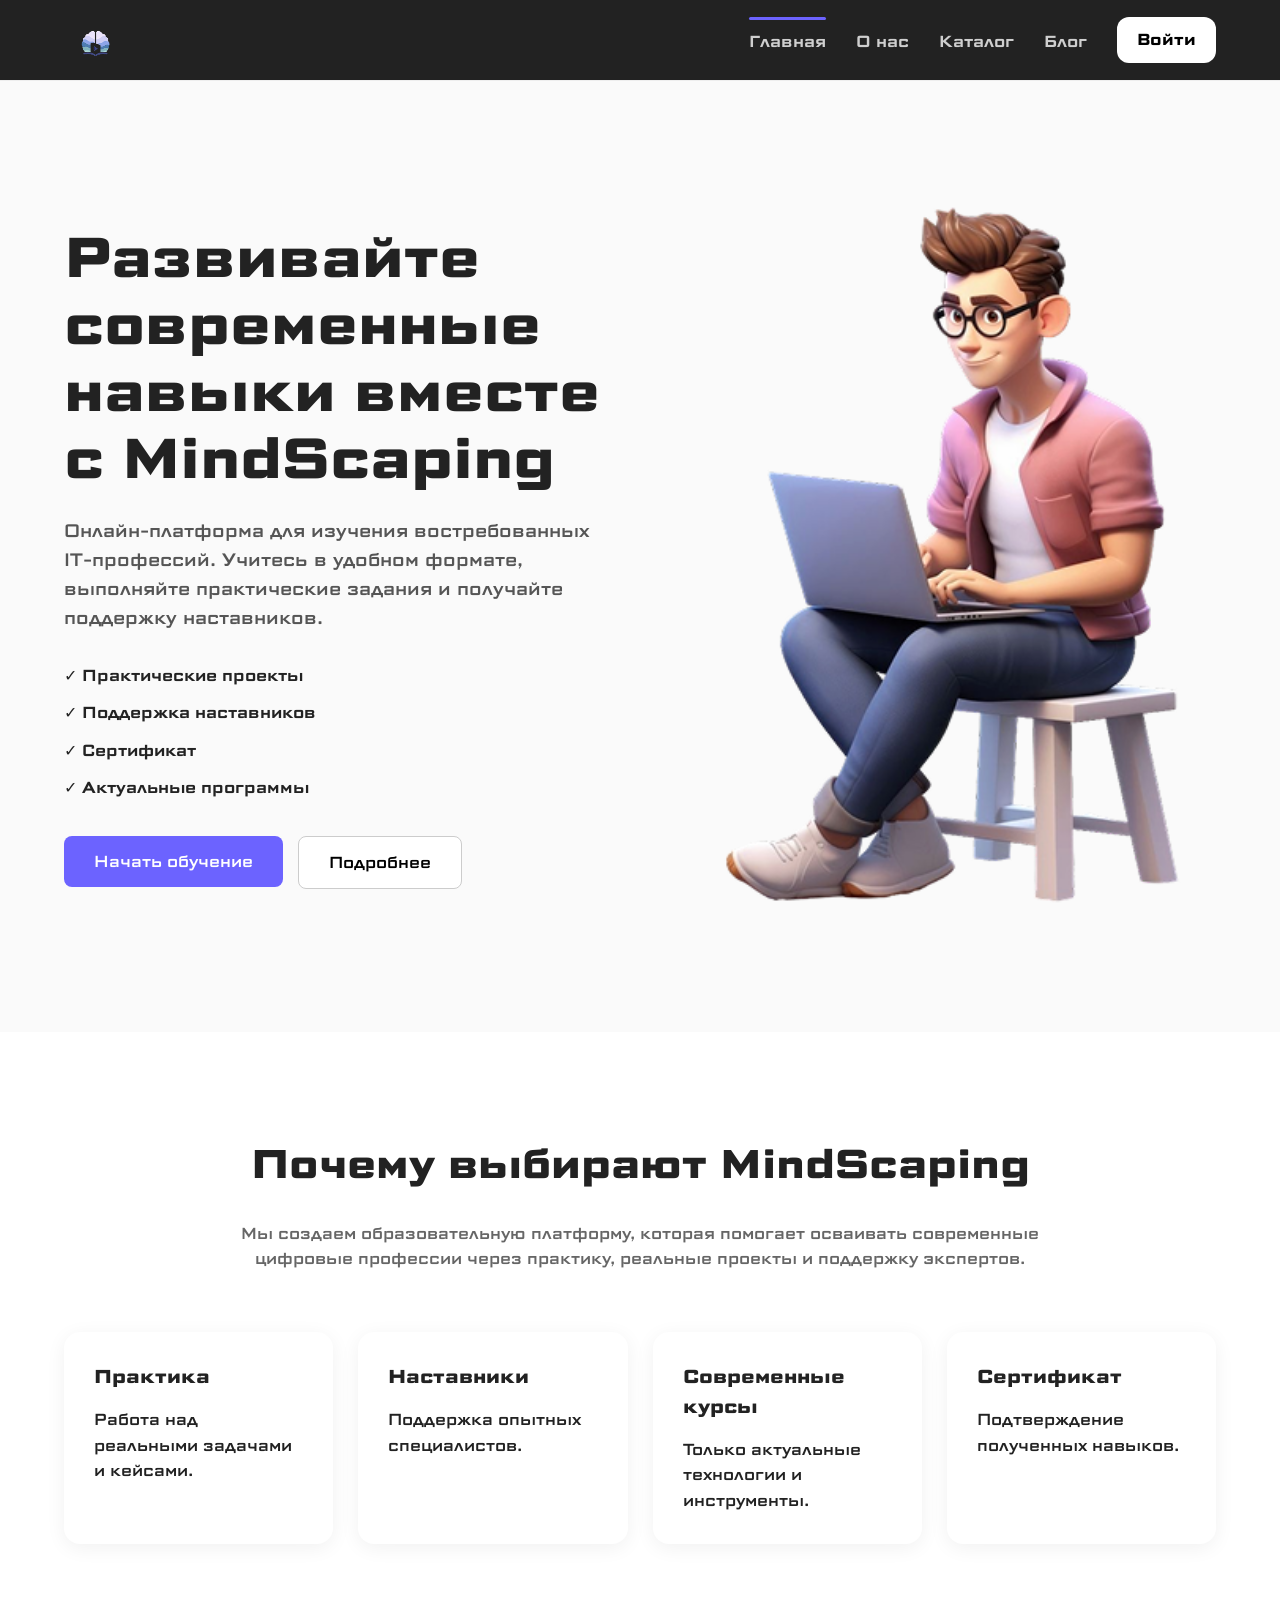
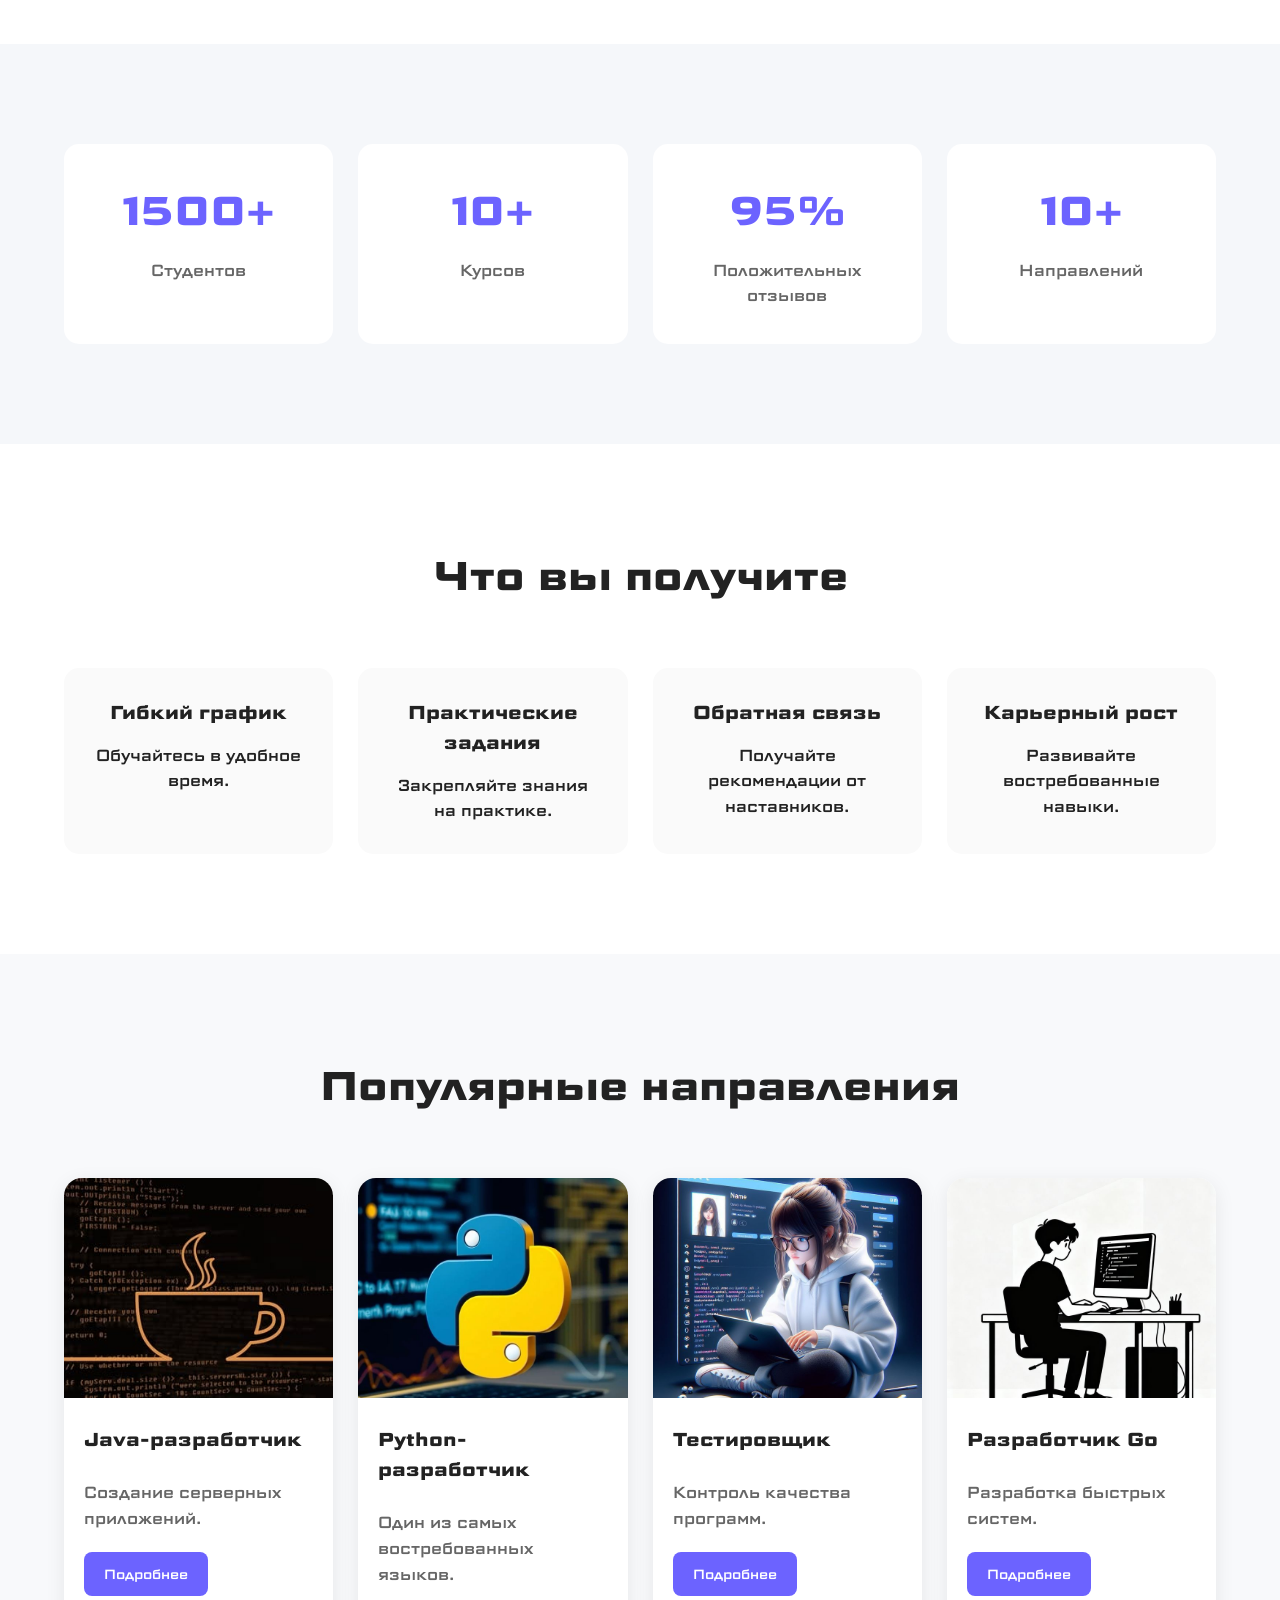
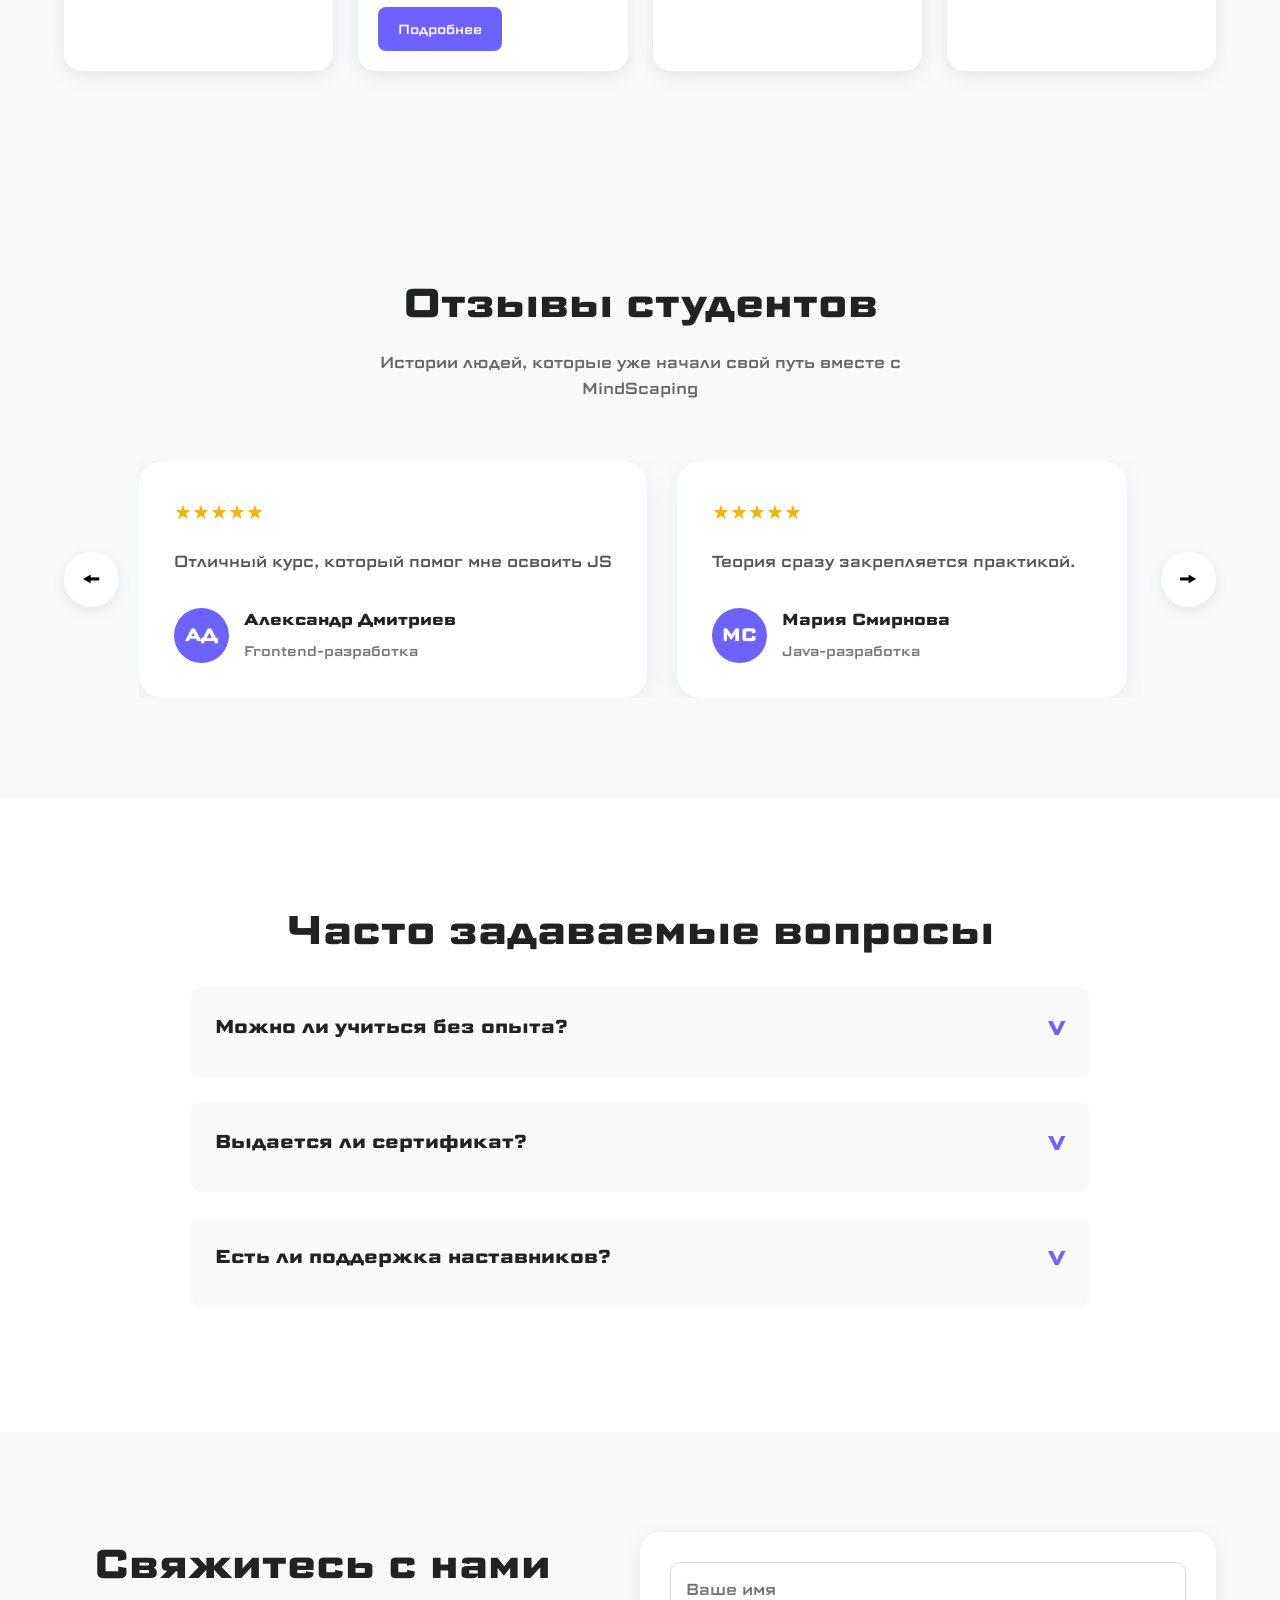
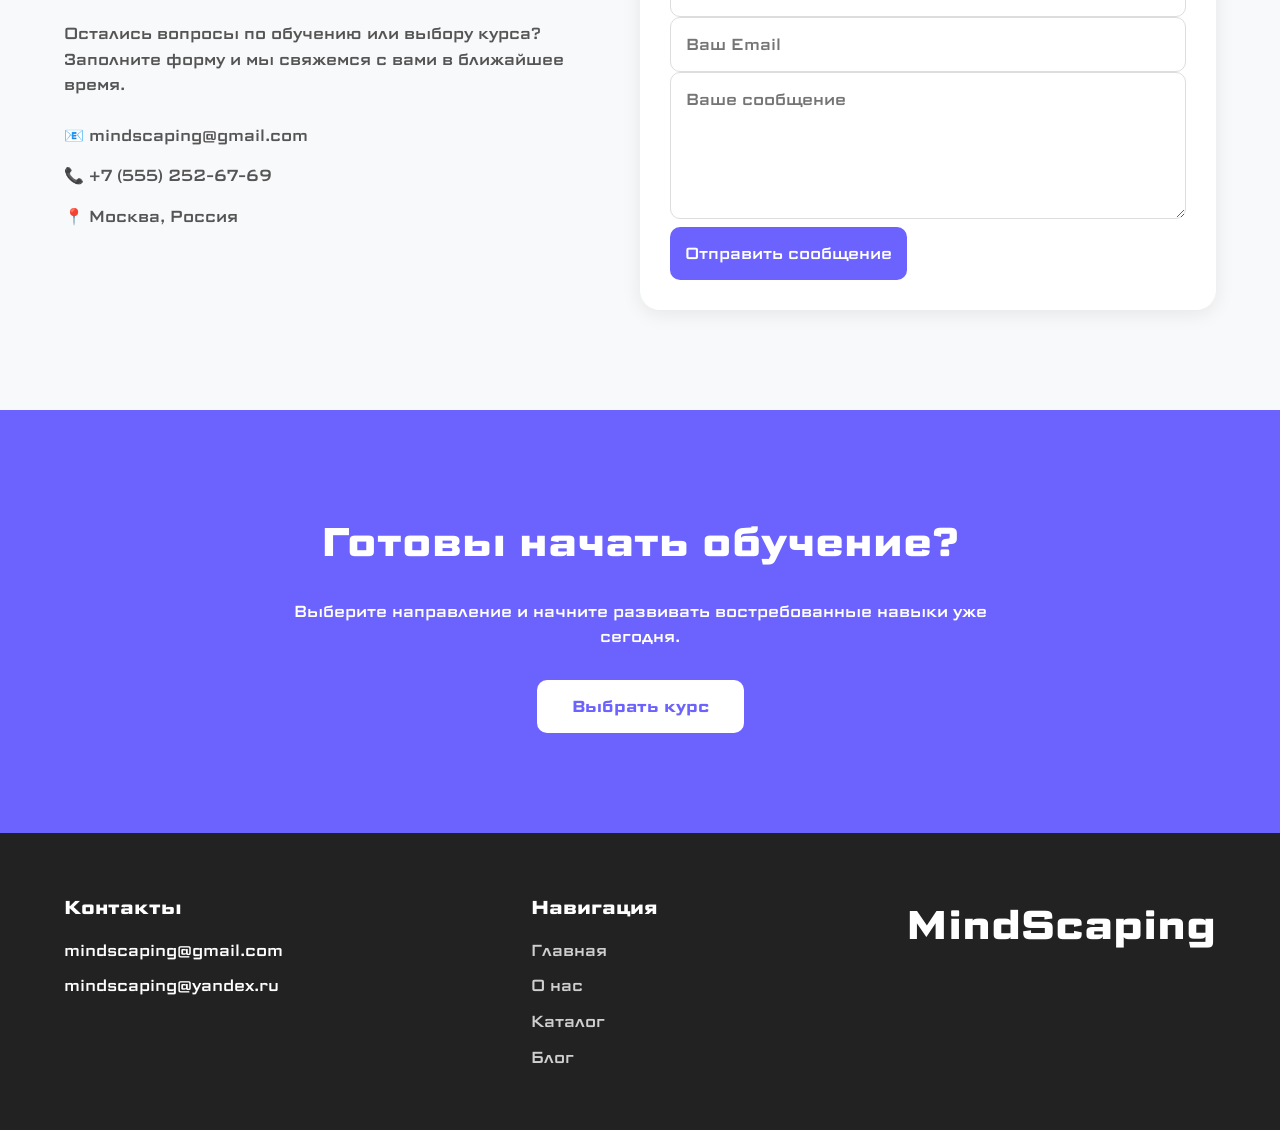
<file: index.html>
<!DOCTYPE html>
<html lang="ru">
<head>
    <meta charset="UTF-8">
    <meta name="viewport" content="width=device-width, initial-scale=1.0">
    <title>MindScaping</title>
    <link rel="stylesheet" href="css/style.css">
    <script src="js/include.js" defer></script>
    <script src="js/burger.js" defer></script>
    <script src="js/main.js" defer></script>
    <script src="js/reviews-slider.js" defer></script>
    <script src="js/contact-form.js" defer></script>
</head>
<body>

    <div id="header"></div>

    <section class="hero">
        <div class="container hero-content">
            <div class="hero-text">
                <h1>
                    Развивайте современные навыки вместе с MindScaping
                </h1>

                <p>
                    Онлайн-платформа для изучения востребованных IT-профессий.
                    Учитесь в удобном формате, выполняйте практические задания
                    и получайте поддержку наставников.
                </p>

                <div class="hero-list">
                    <span>✓ Практические проекты</span>
                    <span>✓ Поддержка наставников</span>
                    <span>✓ Сертификат</span>
                    <span>✓ Актуальные программы</span>
                </div>

                <div class="hero-buttons">
                    <a href="catalog.html">
                        <button>Начать обучение</button>
                    </a>
                    <button class="secondary" onclick="location.href='about.html'">Подробнее</button>
                </div>
            </div>

            <div class="hero-image">
                <img src="img/student.png" alt="Студент">
            </div>

        </div>
    </section>

    <section class="about-platform">
        <div class="container">
            <h2>Почему выбирают MindScaping</h2>

            <p class="section-text">
                Мы создаем образовательную платформу, которая помогает
                осваивать современные цифровые профессии через практику,
                реальные проекты и поддержку экспертов.
            </p>

            <div class="features">

                <div class="feature-card">
                    <h3>Практика</h3>
                    <p>Работа над реальными задачами и кейсами.</p>
                </div>

                <div class="feature-card">
                    <h3>Наставники</h3>
                    <p>Поддержка опытных специалистов.</p>
                </div>

                <div class="feature-card">
                    <h3>Современные курсы</h3>
                    <p>Только актуальные технологии и инструменты.</p>
                </div>

                <div class="feature-card">
                    <h3>Сертификат</h3>
                    <p>Подтверждение полученных навыков.</p>
                </div>
            </div>
        </div>
    </section>

    <section class="stats">
        <div class="container stats-grid">
            <div class="stat-card">
                <h3>1500+</h3>
                <p>Студентов</p>
            </div>

            <div class="stat-card">
                <h3>10+</h3>
                <p>Курсов</p>
            </div>

            <div class="stat-card">
                <h3>95%</h3>
                <p>Положительных отзывов</p>
            </div>

            <div class="stat-card">
                <h3>10+</h3>
                <p>Направлений</p>
            </div>
        </div>

    </section>


    <section class="advantages">
        <div class="container">
            <h2>Что вы получите</h2>
            <div class="advantages-grid">
                <div class="advantage">
                    <h3>Гибкий график</h3>
                    <p>Обучайтесь в удобное время.</p>
                </div>

                <div class="advantage">
                    <h3>Практические задания</h3>
                    <p>Закрепляйте знания на практике.</p>
                </div>

                <div class="advantage">
                    <h3>Обратная связь</h3>
                    <p>Получайте рекомендации от наставников.</p>
                </div>

                <div class="advantage">
                    <h3>Карьерный рост</h3>
                    <p>Развивайте востребованные навыки.</p>
                </div>
            </div>
        </div>
    </section>

    <section class="courses">
        <div class="container">
            <h2>Популярные направления</h2>

            <div class="courses-grid">
                <div class="course-card">
                    <img src="img/java.jpg" alt="">
                    <h3>Java-разработчик</h3>
                    <p>Создание серверных приложений.</p>
                    <a href="catalog.html">
                        <button>Подробнее</button>
                    </a>
                </div>

                <div class="course-card">
                    <img src="img/python.jpg" alt="">
                    <h3>Python-разработчик</h3>
                    <p>Один из самых востребованных языков.</p>
                    <a href="catalog.html">
                        <button>Подробнее</button>
                    </a>
                </div>

                <div class="course-card">
                    <img src="img/testing.jpg" alt="">
                    <h3>Тестировщик</h3>
                    <p>Контроль качества программ.</p>
                    <a href="catalog.html">
                        <button>Подробнее</button>
                    </a>
                </div>

                <div class="course-card">
                    <img src="img/go.jpg" alt="">
                    <h3>Разработчик Go</h3>
                    <p>Разработка быстрых систем.</p>
                    <a href="catalog.html">
                        <button>Подробнее</button>
                    </a>
                </div>
            </div>
        </div>

    </section>

    <section class="reviews">
        <div class="container">
            <div class="section-header">
                <h2>Отзывы студентов</h2>
                <p>
                    Истории людей, которые уже начали свой путь вместе с MindScaping
                </p>
            </div>

            <div class="reviews-slider-wrapper">
                <button class="slider-btn prev-btn">
                    ←
                </button>
                <div class="reviews-slider">
                    <div class="review-card">
                        <div class="review-stars">★★★★★</div>
                        <p class="review-text">
                            Отличный курс, который помог мне освоить JS
                        </p>
                        <div class="review-author">
                            <div class="author-avatar">АД</div>
                            <div>
                                <h4>Александр Дмитриев</h4>
                                <span>Frontend-разработка</span>
                            </div>
                        </div>
                    </div>

                    <div class="review-card">
                        <div class="review-stars">★★★★★</div>
                        <p class="review-text">
                            Теория сразу закрепляется практикой.
                        </p>
                        <div class="review-author">
                            <div class="author-avatar">МС</div>
                            <div>
                                <h4>Мария Смирнова</h4>
                                <span>Java-разработка</span>
                            </div>
                        </div>
                    </div>

                    <div class="review-card">
                        <div class="review-stars">★★★★★</div>
                        <p class="review-text">
                            В портфолио уже есть реальные проекты
                        </p>
                        <div class="review-author">
                            <div class="author-avatar">ПС</div>
                            <div>
                                <h4>Пётр Сидоров</h4>
                                <span>Python-разработка</span>
                            </div>
                        </div>
                    </div>
                </div>

                <button class="slider-btn next-btn">
                    →
                </button>

            </div>
        </div>
    </section>

    <section class="faq">
        <div class="container">
            <h2>Часто задаваемые вопросы</h2>

            <div class="faq-item">
                <div class="faq-question">
                    <h3>Можно ли учиться без опыта?</h3>
                    <p class="answer" hidden>Да, большинство курсов рассчитаны на новичков.</p>
                </div>
                <div class="faq-toggle">V</div>
            </div>

            <div class="faq-item">
                <div class="faq-question">
                    <h3>Выдается ли сертификат?</h3>
                    <p class="answer" hidden>Да, после успешного завершения программы.</p>
                </div>
                <div class="faq-toggle">V</div>
            </div>

            <div class="faq-item">
                <div class="faq-question">
                    <h3>Есть ли поддержка наставников?</h3>
                    <p class="answer" hidden>Да, на протяжении всего обучения.</p>
                </div>
                <div class="faq-toggle">V</div>
            </div>
        </div>
    </section>

    <section class="contact">
        <div class="container">
            <div class="contact-wrapper">
                <div class="contact-info">
                    <h2>Свяжитесь с нами</h2>
                    <p>
                        Остались вопросы по обучению или выбору курса?
                        Заполните форму и мы свяжемся с вами в ближайшее время.
                    </p>

                    <div class="contact-details">
                        <p>📧 mindscaping@gmail.com</p>
                        <p>📞 +7 (555) 252-67-69</p>
                        <p>📍 Москва, Россия</p>
                    </div>
                </div>

                <form class="contact-form">
                    <input
                        type="text"
                        placeholder="Ваше имя"
                        required
                    >

                    <input
                        type="email"
                        placeholder="Ваш Email"
                        required
                    >

                    <textarea
                        placeholder="Ваше сообщение"
                        rows="5"
                        required
                    ></textarea>

                    <button type="submit">
                        Отправить сообщение
                    </button>

                </form>

                <div class="form-success">
                    <div class="success-icon">✓</div>
                    <h3>Успешно!</h3>
                    <p>
                        Спасибо за обращение. Мы свяжемся с вами в ближайшее время.
                    </p>
                </div>
            </div>
        </div>
    </section>

    <section class="cta">
        <div class="container">
            <h2>Готовы начать обучение?</h2>
            <p>
                Выберите направление и начните развивать востребованные навыки уже сегодня.
            </p>
            <a href="catalog.html">
                <button>Выбрать курс</button>
            </a>
        </div>
    </section>

    <div id="footer"></div>

</body>
</html>
</file>
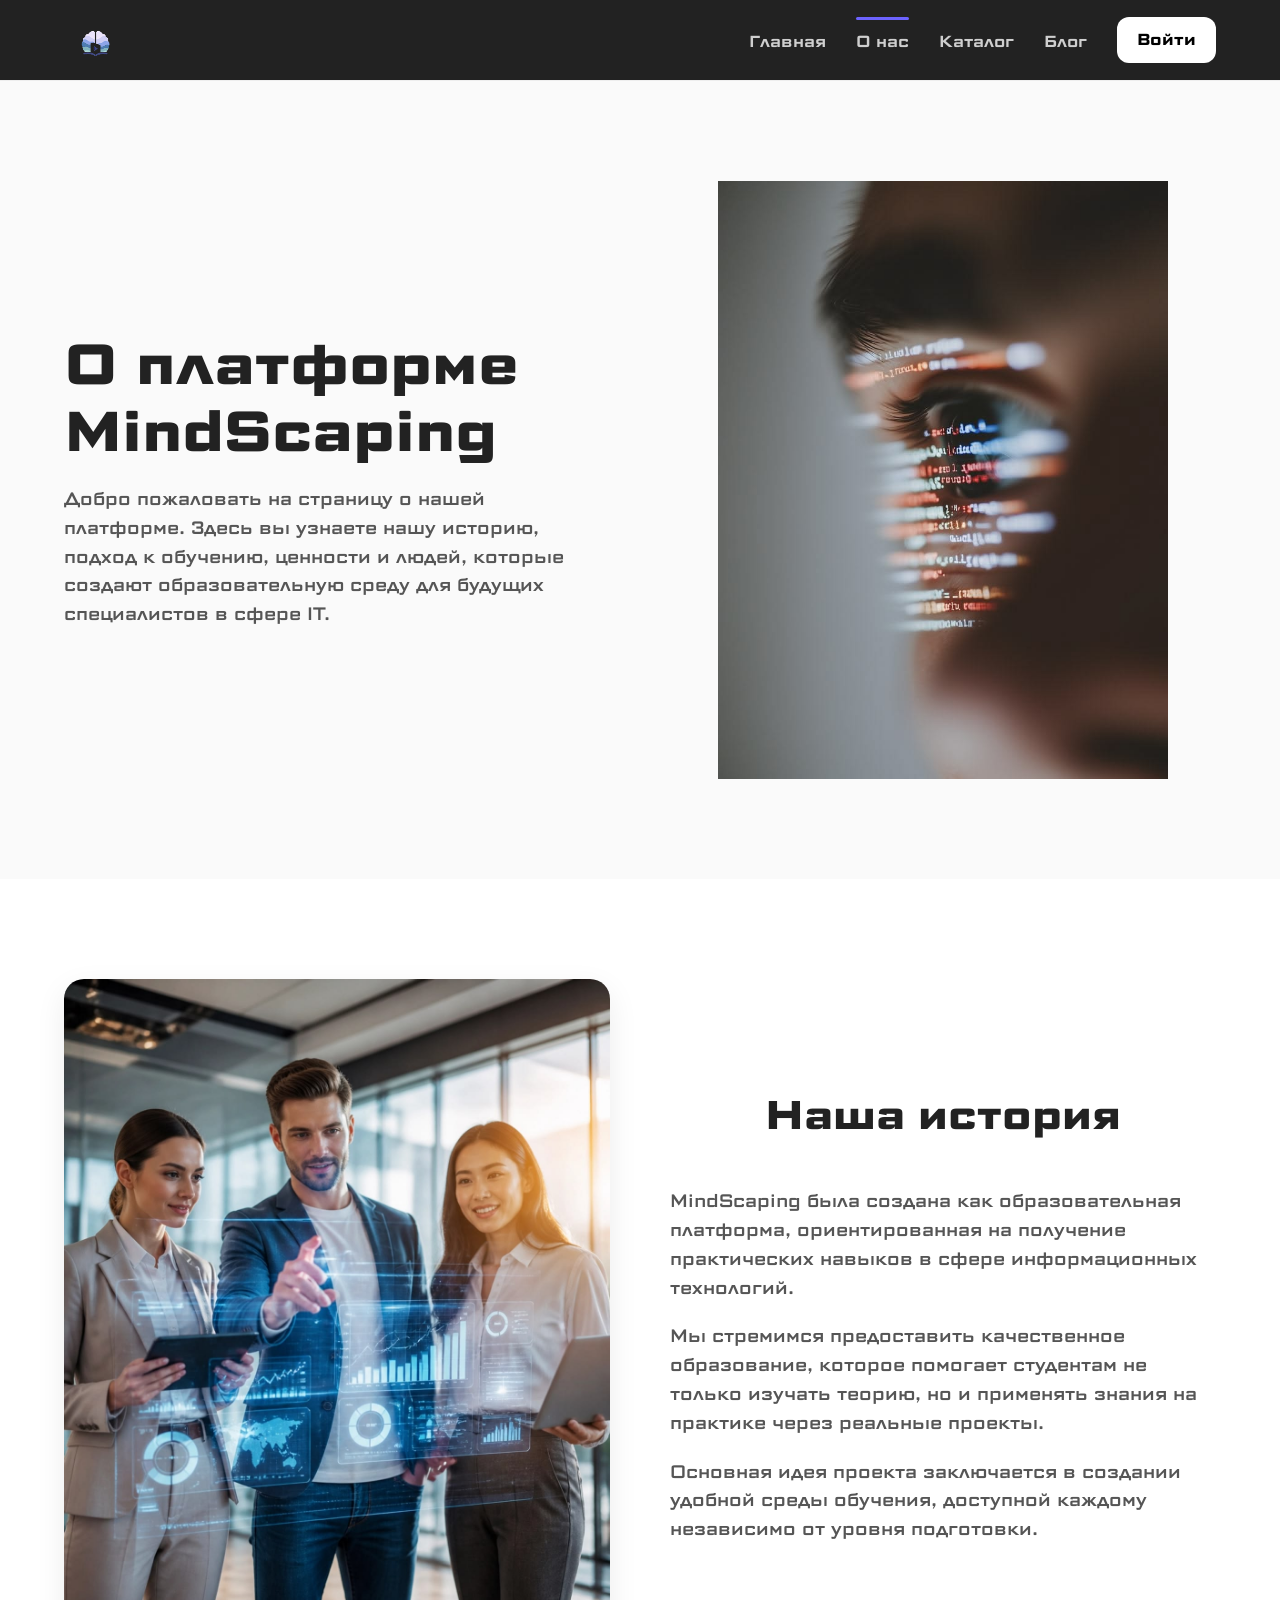
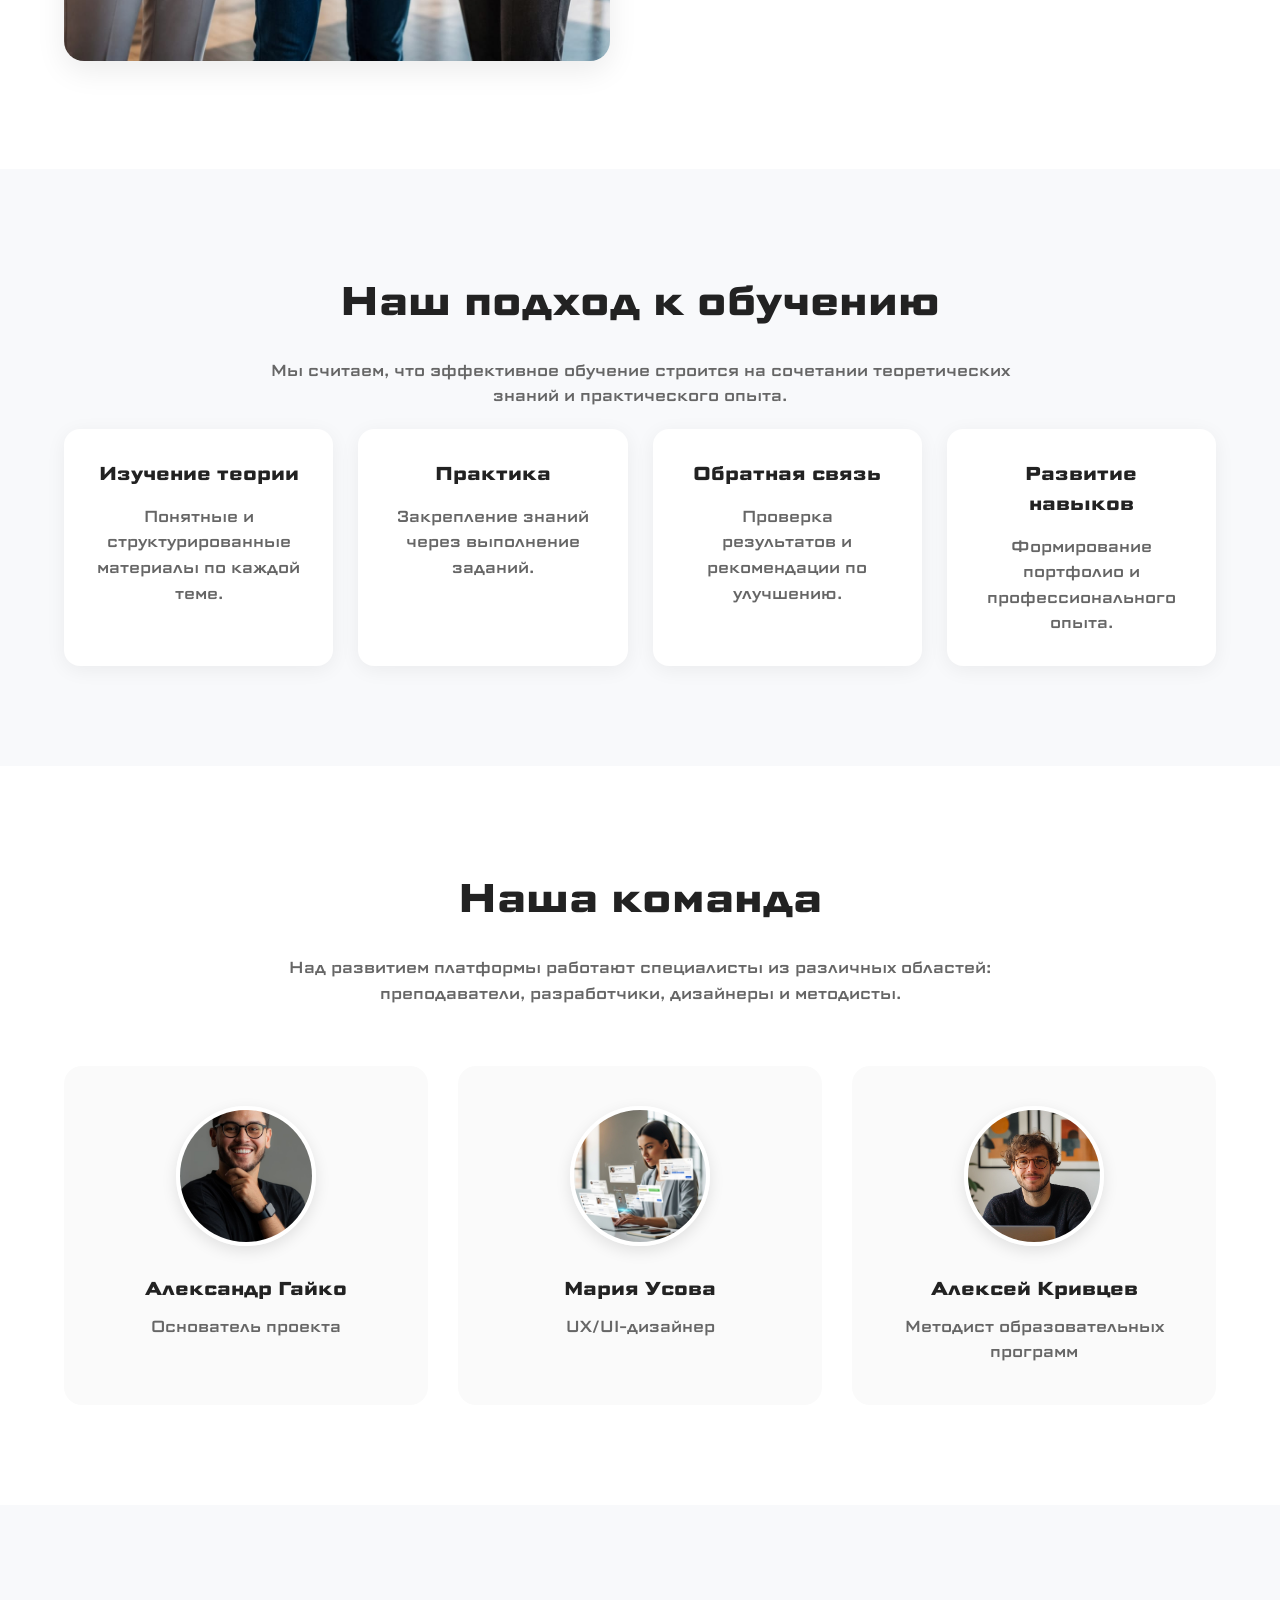
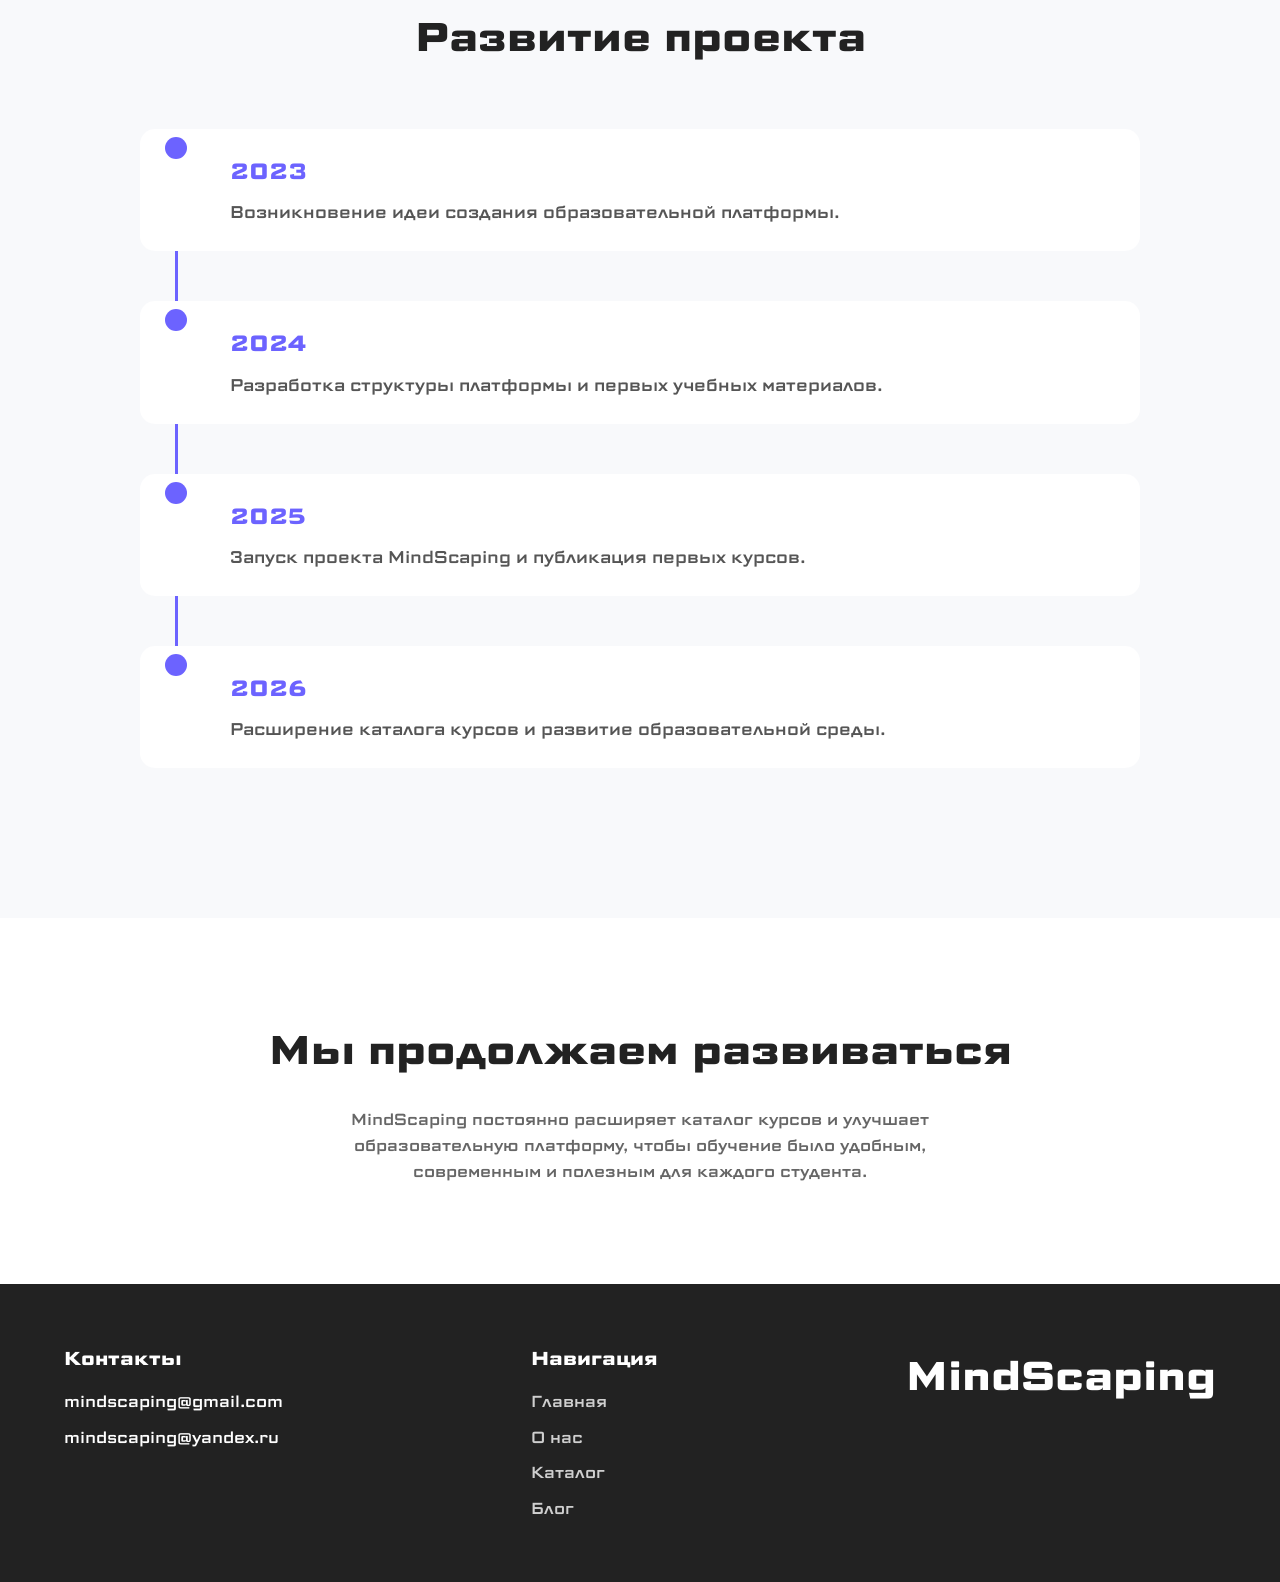
<file: about.html>
<!DOCTYPE html>
<html lang="ru">
<head>
    <meta charset="UTF-8">
    <meta name="viewport" content="width=device-width, initial-scale=1.0">
    <title>О нас</title>

    <link rel="stylesheet" href="css/about.css">
    <link rel="stylesheet" href="css/style.css">

    <script src="js/include.js" defer></script>
    <script src="js/burger.js" defer></script>
</head>
<body>

    <div id="header"></div>

    <section class="page-hero">
        <div class="container page-hero-content">
            <div class="page-hero-text">
                <h1>О платформе MindScaping</h1>

                <p>
                    Добро пожаловать на страницу о нашей платформе.
                    Здесь вы узнаете нашу историю, подход к обучению,
                    ценности и людей, которые создают образовательную среду
                    для будущих специалистов в сфере IT.
                </p>

            </div>

            <div class="page-hero-image">
                <img src="img/eye.jpg" alt="О платформе">
            </div>

        </div>

    </section>

    <section class="history">
        <div class="container history-block">
            <div class="history-image">
                <img src="img/team.jpg" alt="Наша история">
            </div>
            <div class="text-history-block">
                <h2>Наша история</h2>
                <div class="history-content">
                    <p>
                        MindScaping была создана как образовательная платформа,
                        ориентированная на получение практических навыков в сфере
                        информационных технологий.
                    </p>
                    <p>
                        Мы стремимся предоставить качественное образование,
                        которое помогает студентам не только изучать теорию,
                        но и применять знания на практике через реальные проекты.
                    </p>
                    <p>
                        Основная идея проекта заключается в создании удобной среды
                        обучения, доступной каждому независимо от уровня подготовки.
                    </p>
                </div>
            </div>
        </div>
    </section>


    <section class="approach">
        <div class="container">
            <h2>Наш подход к обучению</h2>
            <p class="section-text">
                Мы считаем, что эффективное обучение строится на сочетании
                теоретических знаний и практического опыта.
            </p>
            <div class="approach-grid">
                <div class="approach-card">
                    <h3>Изучение теории</h3>
                    <p>
                        Понятные и структурированные материалы по каждой теме.
                    </p>
                </div>

                <div class="approach-card">
                    <h3>Практика</h3>
                    <p>
                        Закрепление знаний через выполнение заданий.
                    </p>
                </div>

                <div class="approach-card">
                    <h3>Обратная связь</h3>
                    <p>
                        Проверка результатов и рекомендации по улучшению.
                    </p>
                </div>

                <div class="approach-card">
                    <h3>Развитие навыков</h3>
                    <p>
                        Формирование портфолио и профессионального опыта.
                    </p>
                </div>
            </div>
        </div>
    </section>

    <section class="team">
        <div class="container">
            <h2>Наша команда</h2>
            <p class="section-text">
                Над развитием платформы работают специалисты из различных областей:
                преподаватели, разработчики, дизайнеры и методисты.
            </p>

            <div class="team-grid">

                <div class="team-card">
                    <img src="img/team1.jpg" alt="Команда">
                    <h3>Александр Гайко</h3>
                    <p>Основатель проекта</p>
                </div>

                <div class="team-card">
                    <img src="img/team2.jpg" alt="Команда">
                    <h3>Мария Усова</h3>
                    <p>UX/UI-дизайнер</p>
                </div>

                <div class="team-card">
                    <img src="img/team3.jpg" alt="Команда">
                    <h3>Алексей Кривцев</h3>
                    <p>Методист образовательных программ</p>
                </div>
            </div>
        </div>
    </section>


    <section class="timeline">
        <div class="container">
            <h2>Развитие проекта</h2>
            <div class="timeline-list">
                <div class="timeline-item">
                    <span>2023</span>
                    <p>
                        Возникновение идеи создания образовательной платформы.
                    </p>
                </div>

                <div class="timeline-item">
                    <span>2024</span>
                    <p>
                        Разработка структуры платформы и первых учебных материалов.
                    </p>
                </div>

                <div class="timeline-item">
                    <span>2025</span>
                    <p>
                        Запуск проекта MindScaping и публикация первых курсов.
                    </p>
                </div>

                <div class="timeline-item">
                    <span>2026</span>
                    <p>
                        Расширение каталога курсов и развитие образовательной среды.
                    </p>
                </div>
            </div>
        </div>
    </section>

    <section class="about-end">
        <div class="container">

            <h2>Мы продолжаем развиваться</h2>

            <p>
                MindScaping постоянно расширяет каталог курсов и улучшает
                образовательную платформу, чтобы обучение было удобным,
                современным и полезным для каждого студента.
            </p>

        </div>
    </section>

    <div id="footer"></div>

</body>
</html>
</file>
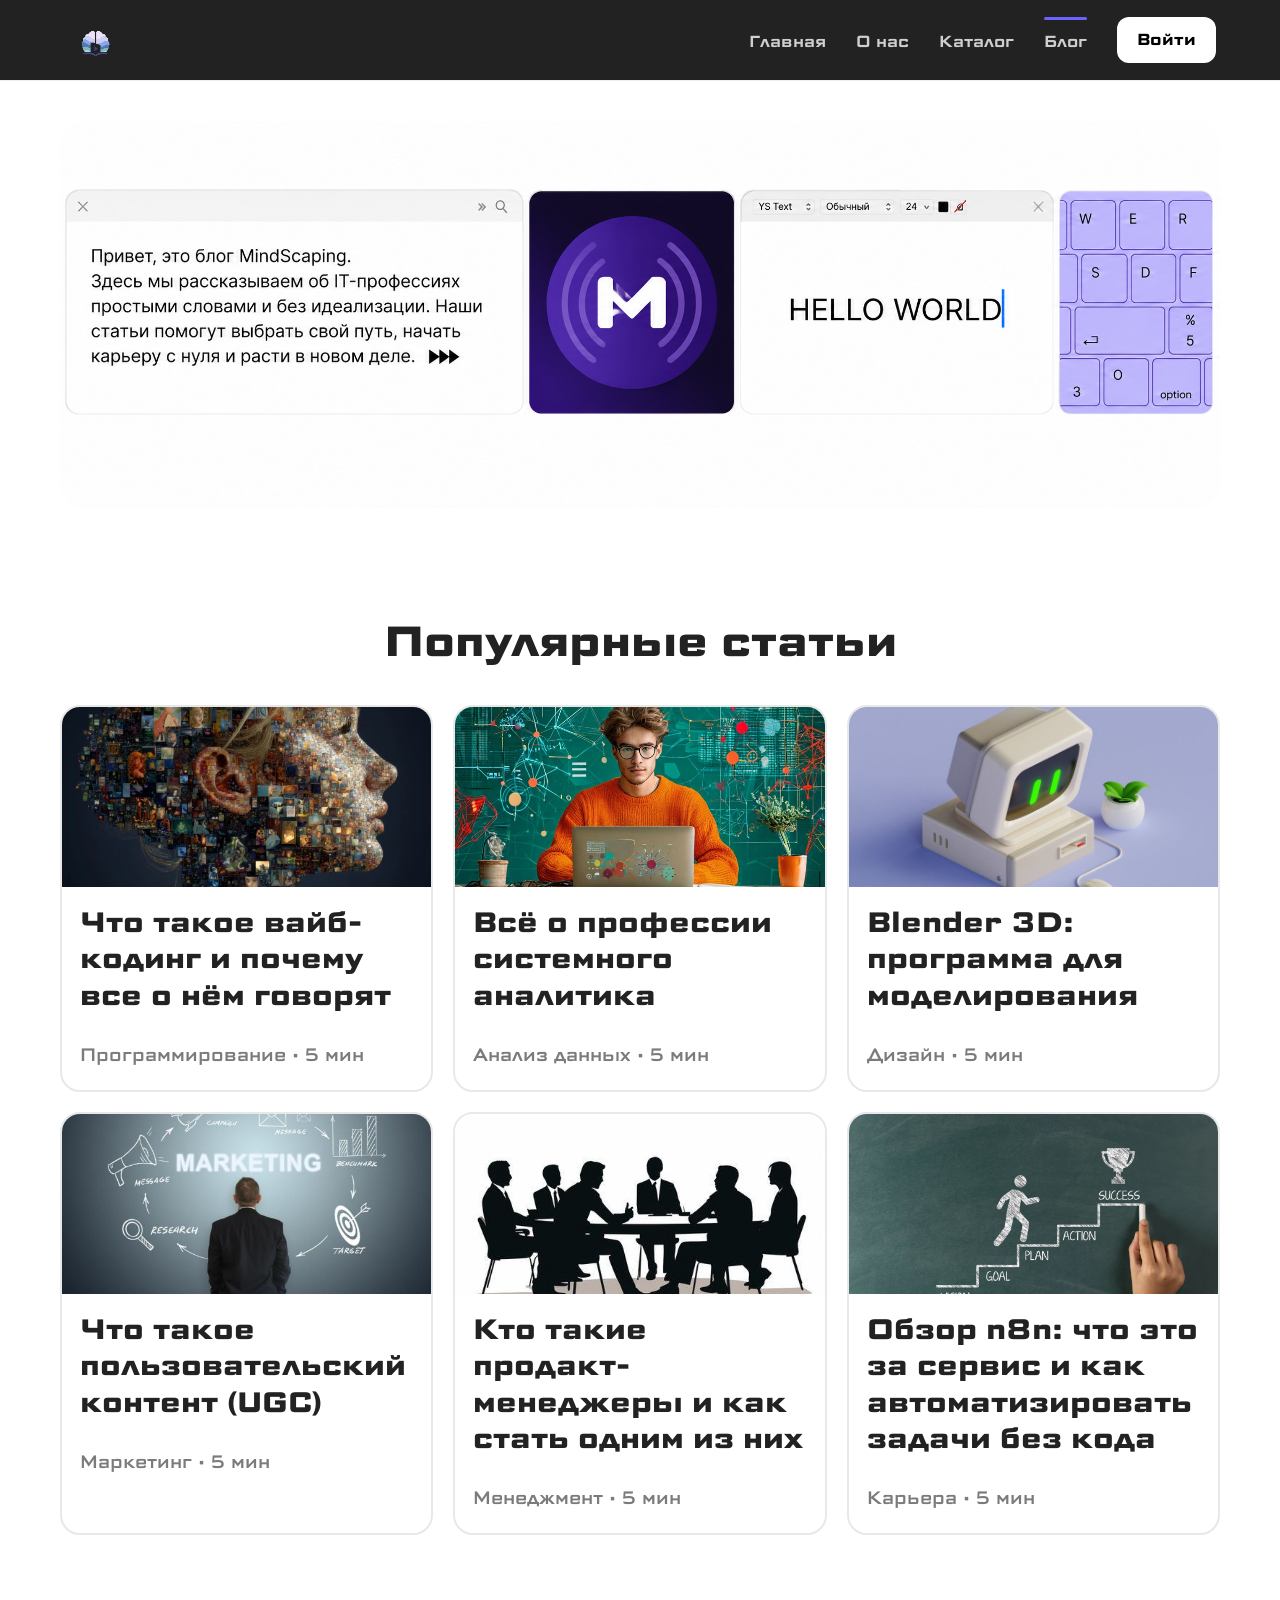
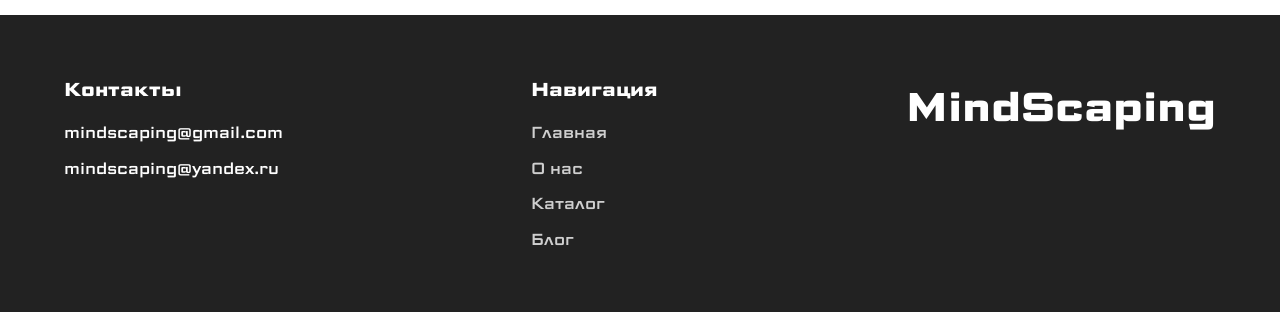
<file: blog.html>
<!DOCTYPE html>
<html lang="en">
<head>
    <meta charset="UTF-8">
    <meta name="viewport" content="width=device-width, initial-scale=1.0">
    <title>Блог MindScaping</title>
    <link rel="stylesheet" href="css/style.css">
    <link rel="stylesheet" href="css/blog.css">
    <script src="js/include.js" defer></script>
    <script src="js/burger.js" defer></script>
</head>
<body>
    <div id="header"></div>

    <main class="blog">
        <section class="blog-banner">
            <img src="img/blog-banner.png" alt="Блог MindScaping">
        </section>
        <section class="articles">
            <h2>Популярные статьи</h2>
            <div class="articles-grid">
                <article class="article-card" onclick="window.location.href='404.html'">
                    <img src="img/vibecoding.jpg" alt="">
                    <h3>Что такое вайб-кодинг и почему все о нём говорят</h3>
                    <span>Программирование • 5 мин</span>
                </article>

                <article class="article-card" onclick="window.location.href='404.html'">
                    <img src="img/analysis.jpg" alt="">
                    <h3>Всё о профессии системного аналитика</h3>
                    <span>Анализ данных • 5 мин</span>
                </article>

                <article class="article-card" onclick="window.location.href='404.html'">
                    <img src="img/blender.jpg" alt="">
                    <h3>Blender 3D: программа для моделирования</h3>
                    <span>Дизайн • 5 мин</span>
                </article>

                <article class="article-card" onclick="window.location.href='404.html'">
                    <img src="img/marketing.jpg" alt="">
                    <h3>Что такое пользовательский контент (UGC)</h3>
                    <span>Маркетинг • 5 мин</span>
                </article>

                <article class="article-card" onclick="window.location.href='404.html'">
                    <img src="img/product-manager.jpg" alt="">
                    <h3>Кто такие продакт-менеджеры и как стать одним из них</h3>
                    <span>Менеджмент • 5 мин</span>
                </article>

                <article class="article-card" onclick="window.location.href='404.html'">
                    <img src="img/career.jpg" alt="">
                    <h3>Обзор n8n: что это за сервис и как автоматизировать задачи без кода</h3>
                    <span>Карьера • 5 мин</span>
                </article>
            </div>
        </section>
    </main>

    <div id="footer"></div>
    
</body>
</html>
</file>
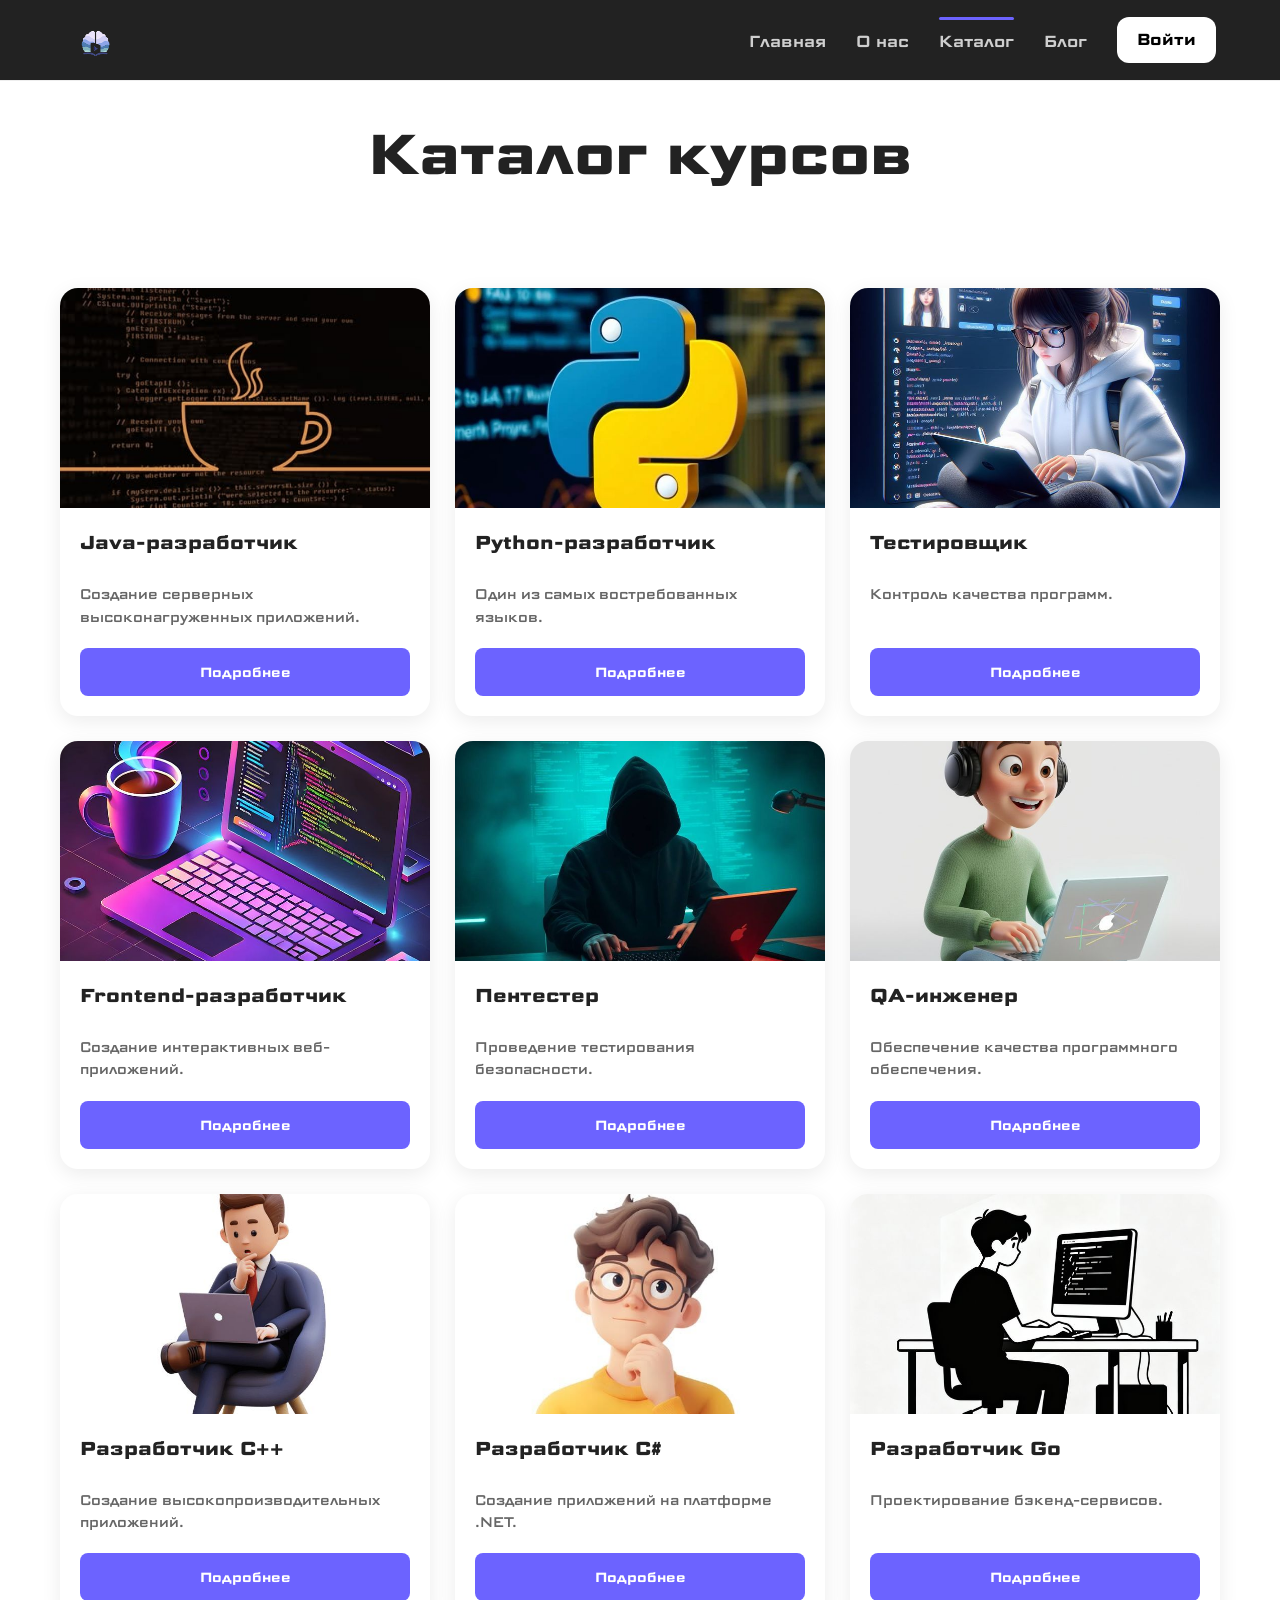
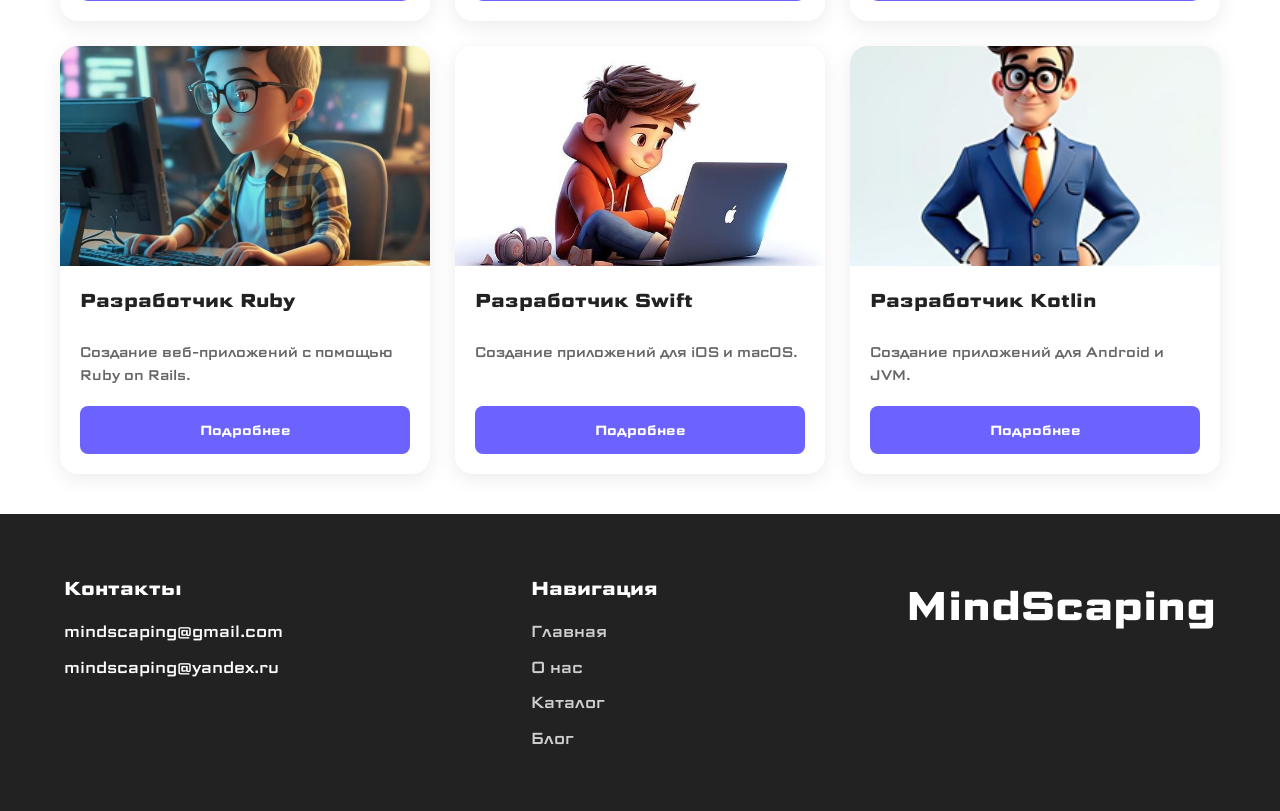
<file: catalog.html>
<!DOCTYPE html>
<html lang="en">
<head>
    <meta charset="UTF-8">
    <meta name="viewport" content="width=device-width, initial-scale=1.0">
    <title>Каталог курсов</title>
    <link rel="stylesheet" href="css/catalog.css">
    <link rel="stylesheet" href="css/style.css">
    <script src="js/include.js" defer></script>
    <script src="js/burger.js" defer></script>
</head>
<body>
    <div id="header"></div>

    <div class="catalog">
        <h1>Каталог курсов</h1>
        <div class="all-courses">

            <div class="course">
                <div class="course-card-top">
                    <img src="img/java.jpg" alt="">
                    <h3>Java-разработчик</h3>
                    <p>Создание серверных высоконагруженных приложений.</p>
                    
                    <div class="course-overlay">
                        <span class="course-badge">Профессия</span>
                        <div class="course-name">Java-разработчик</div>
                        <div class="course-meta">12 месяцев • с трудоустройством</div>
                        <p class="course-full-desc">Освоите Java, Spring Framework, базы данных и разработку серверных приложений. Создадите несколько проектов для портфолио и подготовитесь к работе Junior Backend-разработчиком</p>
                    </div>
                </div>
                
                <button>Подробнее</button>
            </div>

            <div class="course">
                <div class="course-card-top">
                    <img src="img/python.jpg" alt="">
                    <h3>Python-разработчик</h3>
                    <p>Один из самых востребованных языков.</p>
                    
                    <div class="course-overlay">
                        <span class="course-badge">Профессия</span>
                        <div class="course-name">Python-разработчик</div>
                        <div class="course-meta">10 месяцев • с трудоустройством</div>
                        <p class="course-full-desc">Вы освоите самый востребованный язык программирования, на котором пишут сайты, приложения, игры и чат-боты. Сделаете 3 проекта для портфолио, а Центр карьеры поможет найти работу</p>
                    </div>
                </div>
                
                <button>Подробнее</button>
            </div>

            <div class="course">
                <div class="course-card-top">
                    <img src="img/testing.jpg" alt="">
                    <h3>Тестировщик</h3>
                    <p>Контроль качества программ.</p>
                    
                    <div class="course-overlay">
                        <span class="course-badge">Профессия</span>
                        <div class="course-name">Тестировщик</div>
                        <div class="course-meta">6 месяцев • с трудоустройством</div>
                        <p class="course-full-desc">Научитесь находить ошибки в программном обеспечении, составлять тест-кейсы и работать с современными инструментами тестирования для обеспечения качества продукта.</p>
                    </div>
                </div>
                
                <button>Подробнее</button>
            </div>

            <div class="course">
                <div class="course-card-top">
                    <img src="img/frontend.jpg" alt="">
                    <h3>Frontend-разработчик</h3>
                    <p>Создание интерактивных веб-приложений.</p>
                    
                    <div class="course-overlay">
                        <span class="course-badge">Профессия</span>
                        <div class="course-name">Frontend-разработчик</div>
                        <div class="course-meta">9 месяцев • с трудоустройством</div>
                        <p class="course-full-desc">Вы освоите самые востребованные технологии фронтенда, чтобы создавать современные и удобные веб-приложения</p>
                    </div>
                </div>

                <button>Подробнее</button>
            </div>

            <div class="course">
                <div class="course-card-top">
                    <img src="img/pentest.jpg" alt="">
                    <h3>Пентестер</h3>
                    <p>Проведение тестирования безопасности.</p>
                    
                    <div class="course-overlay">
                        <span class="course-badge">Профессия</span>
                        <div class="course-name">Пентестер</div>
                        <div class="course-meta">6 месяцев • с трудоустройством</div>
                        <p class="course-full-desc">Вы научитесь искать уязвимости и обеспечивать безопасность IT-систем. Освоите профессию, спрос на которую растёт и в России, и в мире</p>
                    </div>
                </div>
                
                <button>Подробнее</button>
            </div>

            <div class="course">
                <div class="course-card-top">
                    <img src="img/qa.jpg" alt="">
                    <h3>QA-инженер</h3>
                    <p>Обеспечение качества программного обеспечения.</p>
                    
                    <div class="course-overlay">
                        <span class="course-badge">Профессия</span>
                        <div class="course-name">QA-инженер</div>
                        <div class="course-meta">8 месяцев • с трудоустройством</div>
                        <p class="course-full-desc">Научитесь находить ошибки в программном обеспечении, составлять тест-кейсы и работать с современными инструментами тестирования для обеспечения качества продукта.</p>
                    </div>
                </div>

                <button>Подробнее</button>
            </div>

            <div class="course">
                <div class="course-card-top">
                    <img src="img/cpp.jpg" alt="">
                    <h3>Разработчик С++</h3>
                    <p>Создание высокопроизводительных приложений.</p>

                    <div class="course-overlay">
                        <span class="course-badge">Профессия</span>
                        <div class="course-name">Разработчик С++</div>
                        <div class="course-meta">12 месяцев • с трудоустройством</div>
                        <p class="course-full-desc">Научитесь создавать высокопроизводительные приложения, работать с памятью и алгоритмами. Освоите разработку системного и прикладного ПО.</p>
                    </div>
                </div>

                <button>Подробнее</button>
            </div>
            
            <div class="course">
                <div class="course-card-top">
                    <img src="img/csharp.jpg" alt="">
                    <h3>Разработчик C#</h3>
                    <p>Создание приложений на платформе .NET.</p>

                    <div class="course-overlay">
                        <span class="course-badge">Профессия</span>
                        <div class="course-name">Разработчик C#</div>
                        <div class="course-meta">10 месяцев • с трудоустройством</div>
                        <p class="course-full-desc">Освоите платформу .NET, разработку десктопных и веб-приложений. Создадите проекты с использованием современных инструментов Microsoft.</p>
                    </div>
                </div>

                <button>Подробнее</button>
            </div>

            <div class="course">
                <div class="course-card-top">
                    <img src="img/go.jpg" alt="">
                    <h3>Разработчик Go</h3>
                    <p>Проектирование бэкенд-сервисов.</p>

                    <div class="course-overlay">
                        <span class="course-badge">Профессия</span>
                        <div class="course-name">Разработчик Go</div>
                        <div class="course-meta">9 месяцев • с трудоустройством</div>
                        <p class="course-full-desc">Изучите язык Go и разработку высоконагруженных сервисов. Научитесь создавать быстрые и масштабируемые серверные приложения.</p>
                    </div>
                </div>

                <button>Подробнее</button>
            </div>

            <div class="course">
                <div class="course-card-top">
                    <img src="img/ruby.jpg" alt="">
                    <h3>Разработчик Ruby</h3>
                    <p>Создание веб-приложений с помощью Ruby on Rails.</p>

                    <div class="course-overlay">
                        <span class="course-badge">Профессия</span>
                        <div class="course-name">Разработчик Ruby</div>
                        <div class="course-meta">8 месяцев • с трудоустройством</div>
                        <p class="course-full-desc">Изучите язык Ruby и фреймворк Rails. Научитесь создавать веб-приложения с использованием современных практик разработки.</p>
                    </div>
                </div>

                <button>Подробнее</button>
            </div>

            <div class="course">
                <div class="course-card-top">
                    <img src="img/swift.jpg" alt="">
                    <h3>Разработчик Swift</h3>
                    <p>Создание приложений для iOS и macOS.</p>

                    <div class="course-overlay">
                        <span class="course-badge">Профессия</span>
                        <div class="course-name">Разработчик Swift</div>
                        <div class="course-meta">9 месяцев • с трудоустройством</div>
                        <p class="course-full-desc">Научитесь создавать приложения для iPhone, iPad и Mac. Освоите Swift, работу с интерфейсами и публикацию проектов в экосистеме Apple.</p>
                    </div>
                </div>

                <button>Подробнее</button>
            </div>

            <div class="course">
                <div class="course-card-top">
                    <img src="img/kotlin.png" alt="">
                    <h3>Разработчик Kotlin</h3>
                    <p>Создание приложений для Android и JVM.</p>

                    <div class="course-overlay">
                        <span class="course-badge">Профессия</span>
                        <div class="course-name">Разработчик Kotlin</div>
                        <div class="course-meta">9 месяцев • с трудоустройством</div>
                        <p class="course-full-desc">Изучите Kotlin и разработку Android-приложений. Научитесь создавать современные мобильные приложения и работать с экосистемой Google.</p>
                    </div>
                </div>
                
                <button>Подробнее</button>
            </div>

        </div>
    </div>

    <div id="footer"></div>
</body>
</html>
</file>
<file: css/style.css>
@import url("font.css");

*{
    margin:0;
    padding:0;
    box-sizing:border-box;
}

html{
    scroll-behavior:smooth;
}

body{
    font-family: "Segoe UI", sans-serif;
    background:#ffffff;
    color:#222;
    line-height:1.6;
}

/* общее */

.container{
    width:90%;
    max-width:1200px;
    margin:auto;
}

section{
    padding:100px 0;
}

h1{
    font-size:56px;
    line-height:1.2;
    margin-bottom:25px;
}

h2{
    font-size:40px;
    text-align:center;
    margin-bottom:25px;
}

h3{
    margin-bottom:15px;
}

.section-text{
    max-width:800px;
    margin:auto;
    text-align:center;
    color:#666;
}

button{
    border:none;
    cursor:pointer;
    transition:0.3s;
}

/* header */

header{
    background:#222;
    position:sticky;
    top:0;
    z-index:1000;
    border-bottom:1px solid #eee;
}

.nav{
    display:flex;
    justify-content:space-between;
    align-items:center;
    height:80px;
}

.logo img{
    height:50px;
    width:auto;
    display:block;
}

nav{
    display:flex;
    gap:30px;
}

nav a{
    position:relative;
    text-decoration:none;
    color:#fff;
    font-weight:500;
    transition:.3s;
    padding-top:12px;
}

nav a:hover{
    color:#6c63ff;
}

nav a.active::before{
    content:"";
    position:absolute;
    top:0;
    left:0;
    width:100%;
    height:3px;
    background:#6c63ff;
    border-radius:5px;
}

.login-btn{
    background:#fff;
    color:#000 !important;
    padding:10px 20px;
    border-radius:12px;
    font-weight:600;
    transition:.3s;
}

.login-btn:hover{
    transform:translateY(-2px);
    box-shadow:0 4px 12px rgba(0,0,0,.15);
}

/* burger */

.burger{
    display:none;
    flex-direction:column;
    gap:5px;
    cursor:pointer;
}

.burger span{
    width:28px;
    height:3px;
    background:white;
    border-radius:10px;
    transition:.3s;
}

.burger.active span:nth-child(1){
    transform:rotate(45deg) translate(6px,6px);
}

.burger.active span:nth-child(2){
    opacity:0;
}

.burger.active span:nth-child(3){
    transform:rotate(-45deg) translate(5px,-5px);
}

/* hero */

.hero{
    background:#fafafa;
    min-height:100vh;
    display:flex;
    align-items:center;
}

.hero-content{
    display:flex;
    justify-content:space-between;
    align-items:center;
    gap: 80px;
}

.hero-text{
    flex:1;
}

.hero-text p{
    font-size:18px;
    color:#555;
    margin-bottom:30px;
}

.hero-list{
    display:grid;
    gap:12px;
    margin-bottom:35px;
}

.hero-list span{
    font-weight:500;
}

.hero-buttons{
    display:flex;
    gap:15px;
}

.hero-buttons button{
    padding:14px 30px;
    border-radius:8px;
    font-size:16px;
}

.hero-buttons button:first-child{
    background:#6c63ff;
    color:white;
}

.hero-buttons button:first-child:hover{
    background:#564de6;
}

.secondary{
    background:white;
    border:1px solid #ccc;
}

.secondary:hover{
    background:#f2f2f2;
}

.hero-image{
    flex:1;
    display:flex;
    justify-content:center;
}

.hero-image img{
    width:100%;
    max-width:500px;
    object-fit:contain;
}

.hero a{
    text-decoration:none;
}

/* features */

.features{
    margin-top:60px;
    display:grid;
    grid-template-columns:repeat(4,1fr);
    gap:25px;
}

.feature-card{
    background:white;
    padding:30px;
    border-radius:16px;
    box-shadow:0 4px 20px rgba(0,0,0,.06);
    transition:.3s;
}

.feature-card:hover{
    transform:translateY(-5px);
}

/* stats */

.stats{
    background:#f5f7fa;
}

.stats-grid{
    display:grid;
    grid-template-columns:repeat(4,1fr);
    gap:25px;
}

.stat-card{
    background:white;
    padding:35px;
    border-radius:15px;
    text-align:center;
}

.stat-card h3{
    font-size:40px;
    color:#6c63ff;
}

.stat-card p{
    color:#666;
}

/* advantages */

.advantages-grid{
    margin-top:60px;
    display:grid;
    grid-template-columns:repeat(4,1fr);
    gap:25px;
}

.advantage{
    padding:30px;
    border-radius:15px;
    background:#fafafa;
    text-align:center;
}

/* courses */

.courses{
    background:#f8f9fb;
}

.courses-grid{
    margin-top:60px;
    display:grid;
    grid-template-columns:repeat(4,1fr);
    gap:25px;
}

.course-card{
    background:white;
    border-radius:18px;
    overflow:hidden;
    box-shadow:0 5px 20px rgba(0,0,0,.08);
    transition:.3s;
}

.course-card:hover{
    transform:translateY(-8px);
}

.course-card img{
    width:100%;
    height:220px;
    object-fit:cover;
}

.course-card h3{
    padding:20px 20px 10px;
}

.course-card p{
    padding:0 20px;
    color:#666;
}

.course-card button{
    margin:20px;
    padding:12px 20px;
    background:#6c63ff;
    color:white;
    border-radius:8px;
}

.course-card button:hover{
    background:#564de6;
}

/* reviews */

.reviews{
    padding:100px 0;
    background:#f8f9fb;
}

.reviews .section-header{
    text-align:center;
    margin-bottom:60px;
}

.reviews .section-header h2{
    margin-bottom:15px;
}

.reviews .section-header p{
    color:#666;
    max-width:600px;
    margin:0 auto;
}

.reviews-slider-wrapper{
    display:flex;
    align-items:center;
    gap:20px;
}

.reviews-slider{
    display:flex;
    gap:30px;
    overflow:hidden;
    scroll-behavior:smooth;
    width:100%;
}

.review-card{
    min-width:450px;
    background:#fff;
    border-radius:24px;
    padding:35px;
    box-shadow:0 8px 30px rgba(0,0,0,.06);
    transition:.3s;
    flex-shrink:0;
}

.review-card:hover{
    transform:translateY(-5px);
}

.review-stars{
    font-size:20px;
    color:#f8b400;
    margin-bottom:20px;
}

.review-text{
    font-size:16px;
    line-height:1.8;
    color:#555;
    margin-bottom:30px;
}

.review-author{
    display:flex;
    align-items:center;
    gap:15px;
}

.author-avatar{
    width:55px;
    height:55px;
    border-radius:50%;
    background:#6c63ff;
    color:#fff;
    display:flex;
    justify-content:center;
    align-items:center;
    font-weight:700;
    font-size:18px;
    flex-shrink:0;
}

.review-author h4{
    margin:0 0 5px;
    font-size:16px;
}

.review-author span{
    color:#777;
    font-size:14px;
}

.slider-btn{
    width:55px;
    height:55px;
    border:none;
    border-radius:50%;
    background:#fff;
    cursor:pointer;
    font-size:22px;
    font-weight:600;
    box-shadow:0 4px 15px rgba(0,0,0,.08);
    transition:.3s;
    flex-shrink:0;
}

.slider-btn:hover{
    transform:scale(1.05);
    box-shadow:0 8px 20px rgba(0,0,0,.12);
}

.slider-btn:active{
    transform:scale(.95);
}

/* faq */

.faq-item{
    max-width:900px;
    margin:25px auto;
    padding:25px;
    border-radius:12px;
    background:#fafafa;
    display:flex;
    justify-content:space-between;
    cursor:pointer;
}

.faq-item h3{
    margin-bottom:10px;
}

.faq-toggle{
    font-weight: bold;
    font-size: 20px;
    color: #6c63ff;
    transition:.3s;
}

/* contact us */

.contact{
    background:#f8f9fb;
}

.contact-wrapper{
    display:flex;
    gap:60px;
    align-items:stretch;
}

.contact-info{
    flex:1;
}

.contact-info p{
    margin-bottom:15px;
    color:#555;
}

.contact-details{
    margin-top:25px;
}

.contact-form{
    flex:1;
    background:#fff;
    padding:30px;
    border-radius:20px;
    box-shadow:0 4px 20px rgba(0,0,0,.08);
}

.contact-form input,
.contact-form textarea{
    width:100%;
    padding:15px;
    border:1px solid #ddd;
    border-radius:10px;
    font-size:16px;
    outline:none;
}

.contact-form input:focus,
.contact-form textarea:focus{
    border-color:#6c63ff;
}

.contact-form button{
    background:#6c63ff;
    color:white;
    padding:15px;
    border:none;
    border-radius:10px;
    cursor:pointer;
    font-size:16px;
}

.contact-form button:hover{
    background:#564de6;
}

.form-success{
    display:none;

    background:#fff;
    padding:40px;

    border-radius:20px;

    box-shadow:0 4px 20px rgba(0,0,0,.08);

    text-align:center;

    opacity:0;
    transform:translateY(20px);

    transition:.4s;
}

.form-success.show{
    display:block;
    opacity:1;
    transform:translateY(0);
}

.success-icon{
    width:80px;
    height:80px;

    margin:0 auto 20px;

    border-radius:50%;

    background:#6c63ff;
    color:white;

    font-size:36px;
    font-weight:bold;

    display:flex;
    align-items:center;
    justify-content:center;
}

.form-success h3{
    font-size:32px;
    margin-bottom:15px;
}

.form-success p{
    color:#666;
}

/* cta */

.cta{
    background:#6c63ff;
    color:white;
    text-align:center;
}

.cta h2{
    color:white;
}

.cta p{
    max-width:700px;
    margin:auto;
    margin-bottom:30px;
}

.cta button{
    background:white;
    color:#6c63ff;
    padding:15px 35px;
    border-radius:10px;
    font-size:16px;
    font-weight:600;
}

.cta button:hover{
    transform:scale(1.05);
}

/* footer */

footer{
    background:#222;
    color:white;
    padding:60px 0;
}

.footer-content{
    display:flex;
    justify-content:space-between;
    gap:40px;
}

div a{
    color:#cfcfcf;
    text-decoration:none;
    transition:.3s;
}

.footer-content p{
    margin-top:10px;
}

/* адаптивы */

@media(max-width:992px){

    h1{
        font-size:42px;
    }

    .hero-content{
        flex-direction:column;
    }

    .features,
    .advantages-grid,
    .courses-grid,
    .stats-grid{
        grid-template-columns:repeat(2,1fr);
    }
}

@media(max-width:768px){

    nav{
        gap:15px;
        font-size:14px;
    }

    .login-btn{
        text-align:center;
        width:100%;
        box-sizing:border-box;
    }

    h1{
        font-size:34px;
    }

    h2{
        font-size:30px;
    }

    .features,
    .advantages-grid,
    .courses-grid,
    .stats-grid{
        grid-template-columns:1fr;
    }

    .footer-content{
        flex-direction:column;
        text-align:center;
    }

    .hero-buttons{
        flex-direction:column;
    }
}

@media(max-width: 992px){

    .contact-wrapper{
        flex-direction:column;
        gap:40px;
    }

    .contact-info,
    .contact-form{
        width:100%;
    }
}

@media(max-width:768px){

    .contact{
        padding:60px 0;
    }

    .contact-wrapper{
        gap:30px;
    }

    .contact-info h2{
        text-align:left;
        font-size:30px;
    }

    .contact-form input,
    .contact-form textarea{
        font-size:15px;
        padding:14px;
    }

    .contact-form button{
        width:100%;
        padding:15px;
    }
}

@media(max-width:480px){

    .contact-info h2{
        font-size:26px;
    }

    .contact-details p{
        font-size:14px;
    }

    .contact-form input,
    .contact-form textarea{
        padding:12px;
    }
}

@media(max-width:768px){

    .burger{
        display:flex;
    }

    .navbar{
        position:fixed;
        top:80px;
        right:-100%;
        width:260px;
        height:calc(100vh - 80px);

        background:#222;

        display:flex;
        flex-direction:column;

        padding:30px;
        gap:25px;

        transition:.3s;

        z-index:999;
    }

    .navbar.active{
        right:0;
    }

    .navbar a{
        color:white;
        font-size:18px;
    }

    nav a::after{
        display:none;
    }
}

@media(max-width:992px){

    .review-card{
        min-width:380px;
    }

}

@media(max-width:768px){

    .reviews{
        padding:80px 0;
    }

    .reviews-slider-wrapper{
        gap:10px;
    }

    .review-card{
        min-width:100%;
        padding:25px;
    }

    .slider-btn{
        width:45px;
        height:45px;
        font-size:18px;
    }

}

@media(max-width:480px){

    .review-card{
        padding:20px;
    }

    .review-text{
        font-size:15px;
    }

    .author-avatar{
        width:45px;
        height:45px;
        font-size:16px;
    }

}
</file>
<file: css/about.css>
/* общее */
.page-hero,
.history,
.approach,
.team,
.timeline{
    padding:100px 0;
}


/* hero */

.page-hero{
    background:#fafafa;
    padding:100px 0;
}

.page-hero-content{
    display:flex;
    align-items:center;
    justify-content:space-between;
    gap:60px;
}

.page-hero-text{
    flex:1;
}

.page-hero-text h1{
    margin-bottom:20px;
}

.page-hero-text p{
    font-size:18px;
    color:#555;
    max-width:600px;
}

.page-hero-image{
    flex:1;
    display:flex;
    justify-content:center;
}

.page-hero-image img{
    width:100%;
    max-width:450px;
    object-fit:contain;
}

/*history */

.history{
    background:#fff;
}

.history-content{
    max-width:900px;
    margin:40px auto 0;
}

.history-block{
    display:flex;
    align-items:center;
    justify-content:space-between;
    gap:60px;
}

.text-history-block h1{
    margin-bottom:20px;
}

.history-content p{
    margin-bottom:20px;
    font-size:18px;
    color:#555;
}

.history-image{
    flex:1;
}

.history-image img{
    width:100%;
    border-radius:20px;
    object-fit:cover;
    box-shadow:0 10px 30px rgba(0,0,0,.08);
}

.text-history-block{
    flex:1;
}

/* approach */

.approach{
    background:#f8f9fb;
}

.approach-grid{
    display:grid;
    grid-template-columns:repeat(auto-fit,minmax(250px,1fr));
    gap:25px;
}

.approach-card{
    background:white;
    padding:30px;
    border-radius:16px;
    text-align:center;
    box-shadow:0 4px 20px rgba(0,0,0,.06);
    transition:.3s;
}

.approach-card:hover{
    transform:translateY(-5px);
}

.approach-card h3{
    margin-bottom:15px;
}

.approach-card p{
    color:#666;
}

p.section-text{
    margin-bottom:20px;
}
/* team */

.team{
    background:#fff;
}

.team-grid{
    display:grid;
    grid-template-columns:repeat(3,1fr);
    gap:30px;
    margin-top:60px;
}

.team-card{
    background:#fafafa;
    padding:40px 30px;
    text-align:center;
    border-radius:18px;
    transition:.3s;
    min-height:320px;
}

.team-card:hover{
    transform:translateY(-8px);
}

.team-card img{
    width:140px;
    height:140px;
    border-radius:50%;
    object-fit:cover;
    margin-bottom:20px;
    border:4px solid #fff;
    box-shadow:0 5px 15px rgba(0,0,0,.1);
}

.team-card h3{
    margin-bottom:10px;
}

.team-card p{
    color:#666;
}

/* timeline */

.timeline{
    background:#f8f9fb;
}

.timeline-list{
    max-width:1000px;
    margin:60px auto 0;
    position:relative;
}

.timeline-list::before{
    content:"";
    position:absolute;
    left:35px;
    top:0;
    width:3px;
    height:100%;
    background:#6c63ff;
}

.timeline-item{
    position:relative;
    padding-left:90px;
    margin-bottom:50px;
    background:white;
    padding:25px 25px 25px 90px;
    border-radius:15px;
}

.timeline-item::before{
    content:"";
    position:absolute;
    left:25px;
    top:8px;
    width:22px;
    height:22px;
    background:#6c63ff;
    border-radius:50%;
}

.timeline-item span{
    display:block;
    font-size:22px;
    font-weight:700;
    color:#6c63ff;
    margin-bottom:10px;
}

.timeline-item p{
    color:#555;
    font-size:17px;
}

/* about-end */

.about-end{
    padding:100px 0;
    text-align:center;
    background:#fff;
}

.about-end p{
    max-width:700px;
    margin:20px auto 0;
    color:#666;
}

/* адаптивы */

@media(max-width:992px){

    .approach-grid{
        grid-template-columns:repeat(2,1fr);
    }

    .team-grid{
        grid-template-columns:repeat(2,1fr);
    }
}

@media(max-width:768px){

    .page-hero-content{
        flex-direction:column;
        text-align:center;
    }

    .page-hero{
        padding:70px 0;
    }

    .page-hero-image{
        order:-1;
    }

    .approach-grid,
    .team-grid{
        grid-template-columns:1fr;
    }

    .timeline-item{
        padding-left:70px;
    }

    .timeline-list::before{
        left:25px;
    }

    .timeline-item::before{
        left:15px;
    }
}

@media(max-width:480px){

    .page-hero-text h1{
        font-size:34px;
    }

    .history-content p{
        font-size:16px;
    }

    .timeline-item span{
        font-size:20px;
    }
}
</file>
<file: css/blog.css>
.blog-banner{
    max-width:1200px;
    margin:40px auto 60px;
    padding:0 20px;
}

.blog-banner img{
    width:100%;
    display:block;
    border-radius:24px;
}

.articles{
    max-width:1200px;
    margin:0 auto;
    padding:40px 20px 80px;
}

.articles h2{
    font-size:42px;
    margin-bottom:30px;
}

.articles-grid{
    display:grid;
    grid-template-columns:repeat(3,1fr);
    gap:20px;
}

.article-card{
    background:#fff;
    border:2px solid #e8e8e8;
    border-radius:20px;
    overflow:hidden;
    cursor:pointer;
    transition:.3s;
}

.article-card:hover{
    transform:translateY(-6px);
    box-shadow:0 15px 35px rgba(0,0,0,.08);
}

.article-card img{
    width:100%;
    height:180px;
    object-fit:cover;
    display:block;
}

.article-card h3{
    padding:18px 18px 12px;
    font-size:28px;
    line-height:1.3;
    min-height:120px;
}

.article-card span{
    display:block;
    padding:0 18px 20px;
    color:#7b7b7b;
    font-size:18px;
}

@media(max-width:992px){

    .articles-grid{
        grid-template-columns:repeat(2,1fr);
    }

}

@media(max-width:768px){

    .articles-grid{
        grid-template-columns:1fr;
    }

    .articles h2{
        font-size:32px;
    }

    .article-card h3{
        font-size:22px;
        min-height:auto;
    }

}
</file>
<file: css/catalog.css>
.catalog{
    max-width:1200px;
    margin:0 auto;
    padding:40px 20px;
    display:flex;
    flex-direction:column;
}

.catalog h1{
    text-align:center;
    margin-bottom:40px;
}


.all-courses{
    margin-top:60px;
    display:grid;
    grid-template-columns:repeat(3,3fr);
    gap:25px;
}

.course {
    background: white;
    border-radius: 18px;
    overflow: hidden;
    box-shadow: 0 5px 20px rgba(0,0,0,.08);
    transition: .3s;
    display:flex;
    flex-direction:column;
    justify-content:space-between;
    height:100%;
}

.course:hover{
    transform: translateY(-10px) scale(1.02);
}

.course-card-top img {
    width: 100%;
    height: 220px;
    object-fit: cover;
    transition: transform .5s ease;
}

.course-card-top h3 {
    padding: 20px 20px 10px;
}

.course-card-top p {
    padding: 0 20px 20px;
    font-size: 14px;
    color: #666;
}

.course button {
    margin: auto 20px 20px 20px;
    padding: 12px 20px;
    background: #6c63ff;
    width:calc(100% - 40px);
    padding:14px;
    font-weight:600;
    transition:.3s;
    color: white;
    border-radius: 8px;
    border: none;
    cursor: pointer;
}

.course button:hover{
    background:#02010f;
    transform:translateY(-2px);
}

.course-card-top {
    position: relative; 
    overflow: hidden;   
    display: flex;
    flex-direction: column;
    flex-grow: 1;
}

.course-overlay {
    position: absolute;
    top: 0;
    left: 0;
    width: 100%;
    height: 100%;

    background:
        linear-gradient(
            to top,
            rgba(0,0,0,.9),
            rgba(0,0,0,.4)
        );
    backdrop-filter: blur(8px);
    -webkit-backdrop-filter: blur(8px);

    padding: 25px;
    box-sizing: border-box;
    display: flex;
    flex-direction: column;
    justify-content: flex-start;
    align-items: flex-start;
    text-align: left;
    opacity: 0;
    transform: translateY(100%);
    transition: transform 0.4s cubic-bezier(0.4, 0, 0.2, 1), opacity 0.3s ease;
    pointer-events: none;
}

.course-badge {
    font-size: 14px;
    color: #fff;
    opacity: 0.6;
    margin-bottom: auto;
}

.course-meta {
    font-size: 14px;
    font-weight: 700;
    color: #ffffff;
    margin-bottom: 12px;
}

.course-name {
    font-size: 20px;
    font-weight: 700;
    color: #ffffff;
    margin-bottom: 8px;
}

.course-full-desc {
    font-size: 13px !important;
    line-height: 1.4 !important;
    color: #ffffff !important;
    margin: 0 !important;
}

.course-card-top:hover .course-overlay {
    opacity: 1;
    transform: translateY(0);
    pointer-events: auto;
}

.course:hover .course-card-top img{
    transform: scale(1.08);
}

@media (max-width: 768px) {
    .all-courses {
        grid-template-columns: repeat(2, 1fr);
        gap: 20px;
        margin-top: 40px;
    }
}

@media (max-width: 480px) {
    .all-courses {
        grid-template-columns: 1fr;
        gap: 20px;
        padding: 20px 0;
    }

    .catalog h1 {
        font-size: 28px;
        margin-bottom: 20px;
    }

    .course-overlay {
        padding: 15px;
    }

    .course-full-desc {
        font-size: 13px;
        line-height: 1.35;
    }
}
</file>
